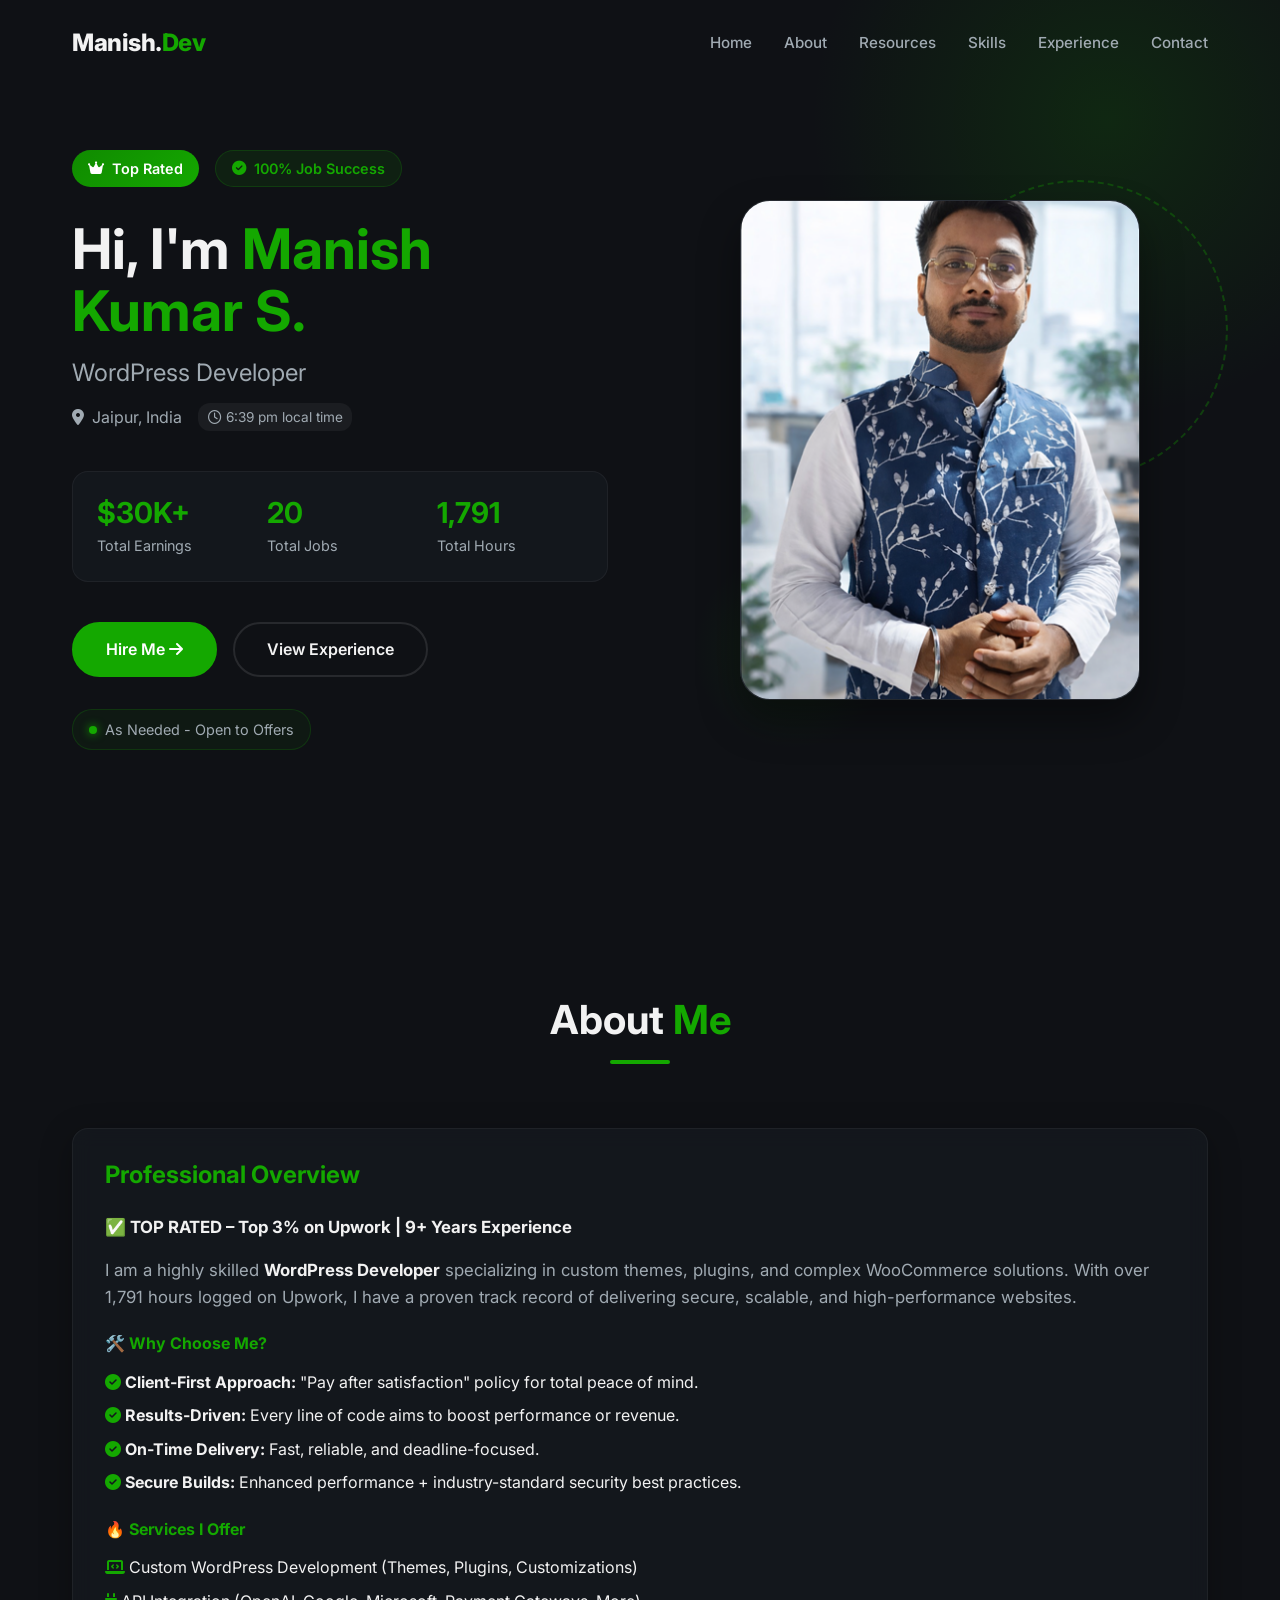
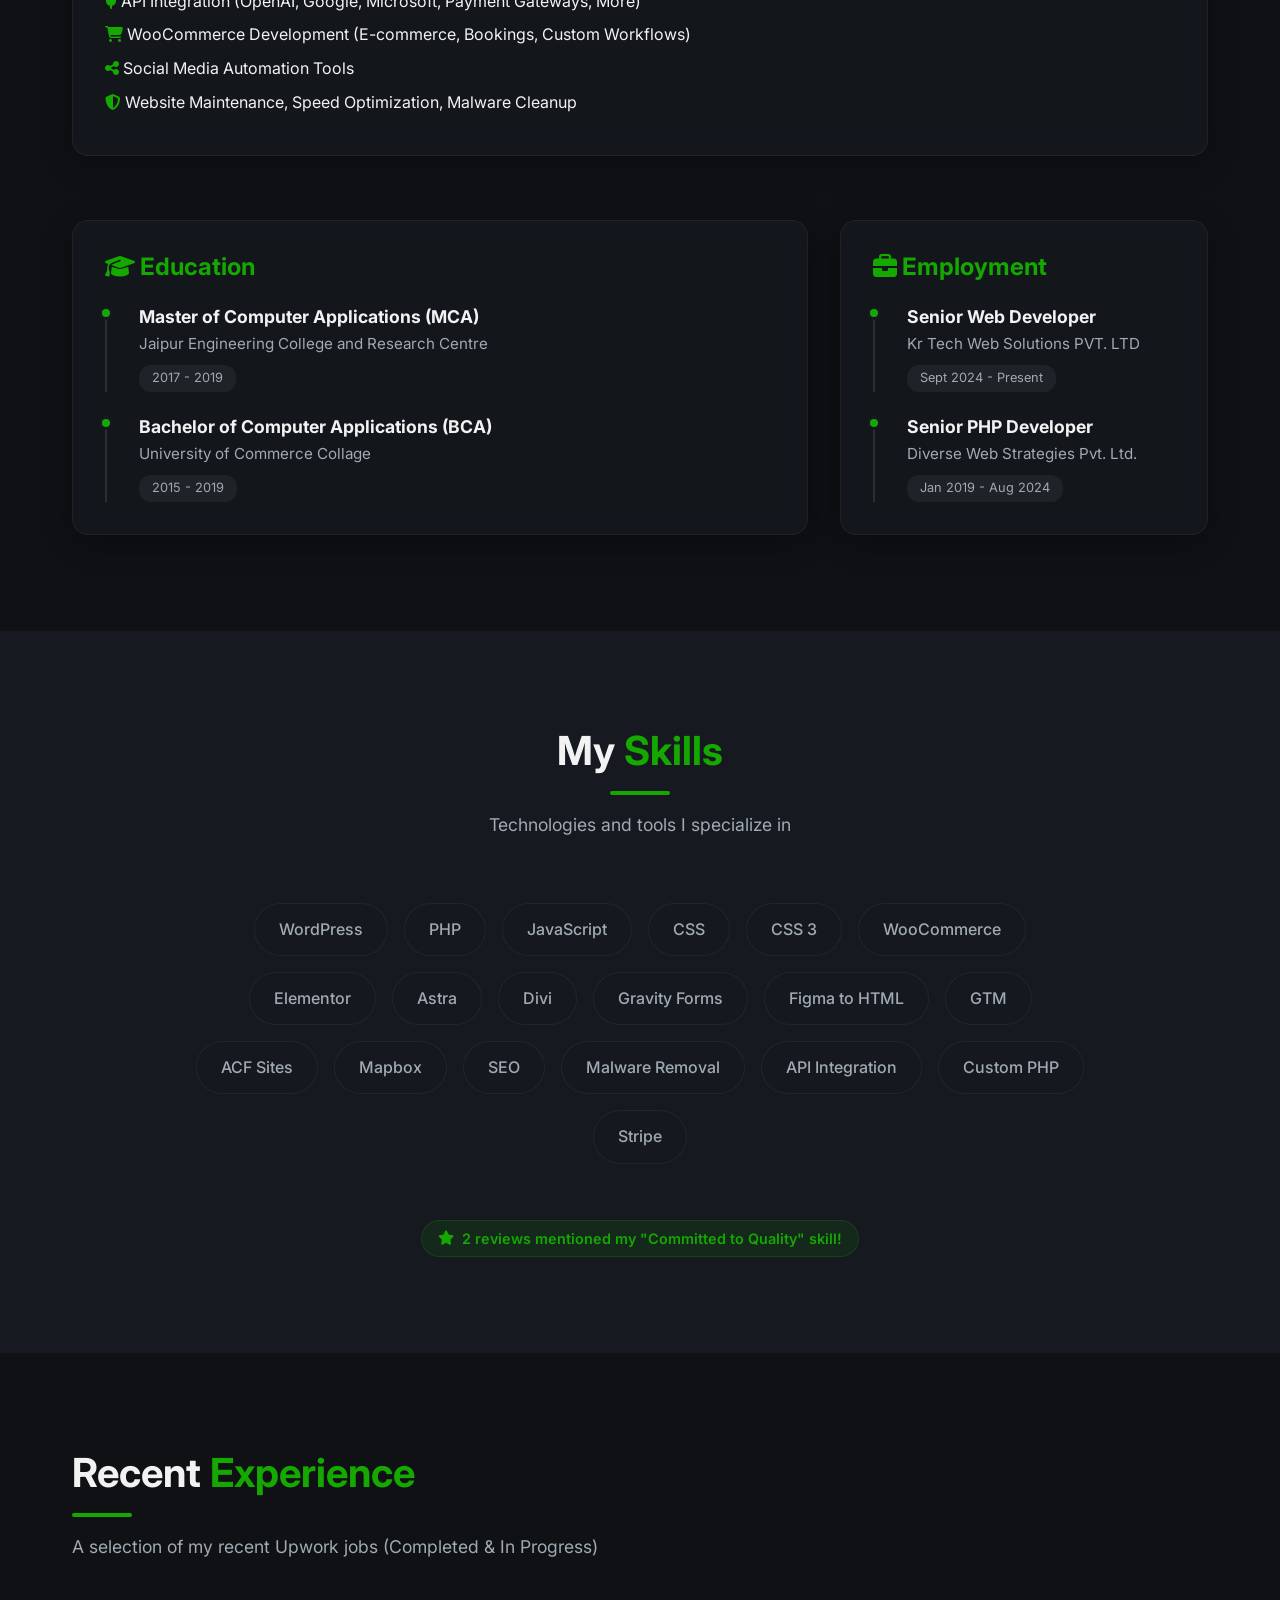
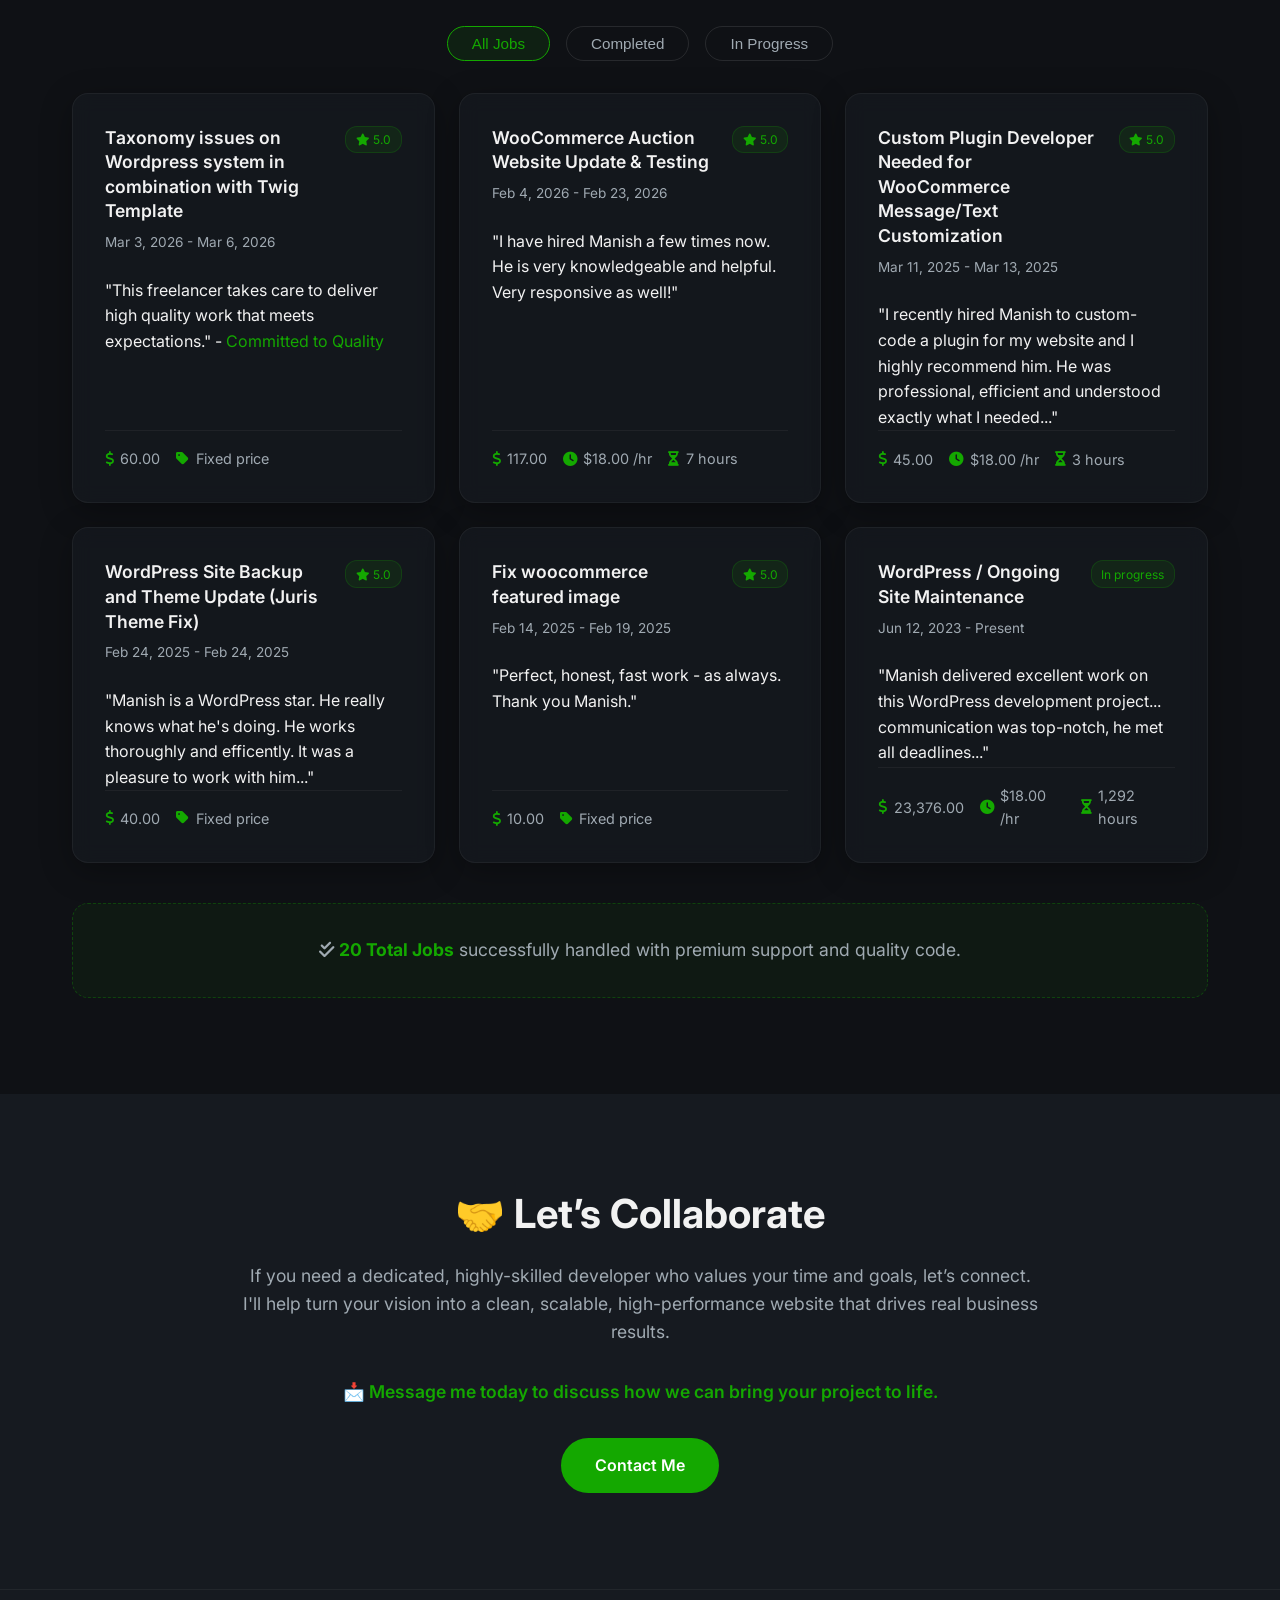
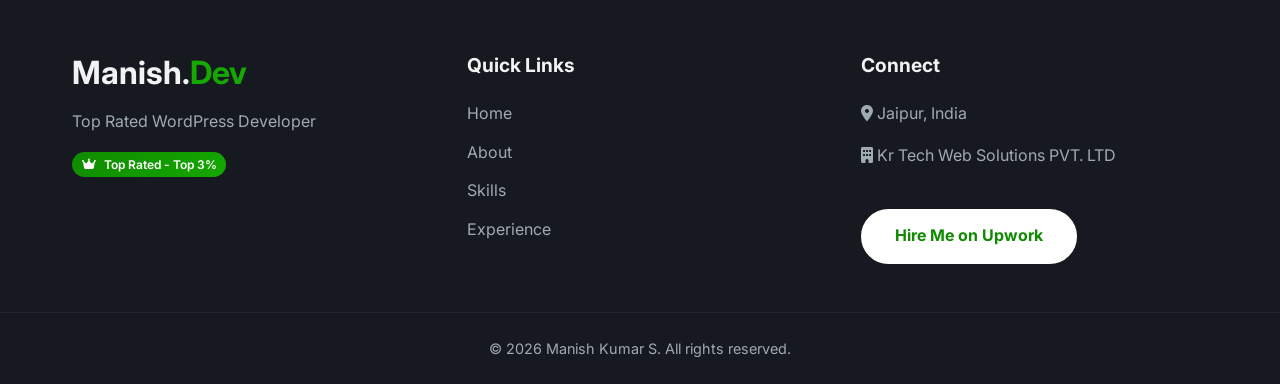
<file: index.html>
<!DOCTYPE html>
<html lang="en">

<head>
    <meta charset="UTF-8">
    <meta name="viewport" content="width=device-width, initial-scale=1.0">
    <title>Manish Kumar S. | Top Rated WordPress Developer</title>
    <!-- SEO Meta Tags -->
    <meta name="description" content="Top Rated WordPress Developer in Jaipur, India with $30K+ earned. Specializing in custom WP themes, WooCommerce, Elementor, and API Integrations.">
    
    <!-- Open Graph / Social Meta Tags -->
    <meta property="og:title" content="Manish Kumar S. | Top Rated WordPress Developer">
    <meta property="og:description" content="Top Rated WordPress Developer in Jaipur, India with $30K+ earned. Specializing in custom WP themes, WooCommerce, Elementor, and API Integrations.">
    <meta property="og:type" content="website">
    <meta property="og:image" content="/profile.png">
    
    <!-- Twitter Meta Tags -->
    <meta name="twitter:card" content="summary_large_image">
    <meta name="twitter:title" content="Manish Kumar S. | Top Rated WordPress Developer">
    <meta name="twitter:description" content="Top Rated WordPress Developer in Jaipur, India with $30K+ earned. Specializing in custom WP themes, WooCommerce, Elementor, and API Integrations.">
    <meta name="twitter:image" content="/profile.png">

    <!-- Favicon -->
    <link rel="icon" type="image/svg+xml" href="data:image/svg+xml,<svg xmlns='http://www.w3.org/2000/svg' viewBox='0 0 100 100'><text y='.9em' font-size='90'>👨‍💻</text></svg>">
    <!-- Preload LCP image -->
    <link rel="preload" as="image" href="profile.png">
    <!-- Google Fonts -->
    <link rel="preconnect" href="https://fonts.googleapis.com">
    <link rel="preconnect" href="https://fonts.gstatic.com" crossorigin>
    <link href="https://fonts.googleapis.com/css2?family=Inter:wght@300;400;500;600;700;800&display=swap"
        rel="stylesheet">
    <!-- Font Awesome for Icons -->
    <link rel="stylesheet" href="https://cdnjs.cloudflare.com/ajax/libs/font-awesome/6.4.0/css/all.min.css">
    <!-- Custom CSS -->
    <link rel="stylesheet" href="style.css">
</head>

<body>
    <!-- Navigation -->
    <nav id="navbar" class="navbar">
        <div class="container nav-container">
            <a href="#" class="logo">Manish.<span>Dev</span></a>
            <ul class="nav-links">
                <li><a href="#hero">Home</a></li>
                <li><a href="#about">About</a></li>
                <li><a href="#resources">Resources</a></li>
                <li><a href="#skills">Skills</a></li>
                <li><a href="#experience">Experience</a></li>
                <li><a href="#contact">Contact</a></li>
            </ul>
            <button class="nav-toggle" id="nav-toggle" aria-label="Toggle Navigation">
                <i class="fas fa-bars"></i>
            </button>
        </div>
    </nav>

    <!-- Hero Section -->
    <header id="hero" class="hero section">
        <div class="container hero-container">
            <div class="hero-content">
                <div class="badges-top">
                    <span class="badge top-rated"><i class="fas fa-crown"></i> Top Rated</span>
                    <span class="badge success"><i class="fas fa-check-circle"></i> 100% Job Success</span>
                </div>
                <h1 class="hero-title">Hi, I'm <span class="highlight">Manish Kumar S.</span></h1>
                <h2 class="hero-subtitle">WordPress Developer</h2>
                <p class="hero-location"><i class="fas fa-map-marker-alt"></i> Jaipur, India <span class="time-badge"><i
                            class="far fa-clock"></i> 6:39 pm local time</span></p>

                <div class="stats-grid">
                    <div class="stat-card">
                        <h3>$30K+</h3>
                        <p>Total Earnings</p>
                    </div>
                    <div class="stat-card">
                        <h3>20</h3>
                        <p>Total Jobs</p>
                    </div>
                    <div class="stat-card">
                        <h3>1,791</h3>
                        <p>Total Hours</p>
                    </div>
                </div>

                <div class="hero-cta">
                    <a href="#contact" class="btn btn-primary">Hire Me <i class="fas fa-arrow-right"></i></a>
                    <a href="#experience" class="btn btn-secondary">View Experience</a>
                </div>
                <div class="availability">
                    <span class="status-dot"></span> As Needed - Open to Offers
                </div>
            </div>
            <div class="hero-image-wrapper">
                <!-- The freelancer photo that matches the UI aesthetic -->
                <div class="profile-placeholder">
                    <img src="profile.png" alt="Manish Kumar S. - Top Rated WordPress Developer" style="width: 100%; height: 100%; object-fit: cover;" fetchpriority="high" loading="eager">
                </div>
                <!-- Decorative elements for the premium feel -->
                <div class="deco-circle circle-1"></div>
                <div class="deco-circle circle-2"></div>
            </div>
        </div>
    </header>

    <main>
    <!-- About Section -->
    <section id="about" class="about section">
        <div class="container">
            <div class="section-header text-center">
                <h2>About <span class="highlight">Me</span></h2>
                <div class="section-line mx-auto"></div>
            </div>
            <div class="about-grid">
                <div class="about-text glass-card" style="grid-column: 1 / -1; margin-bottom: 2rem;">
                    <h3>Professional Overview</h3>
                    <p><strong>✅ TOP RATED – Top 3% on Upwork | 9+ Years Experience</strong></p>
                    <p>I am a highly skilled <strong>WordPress Developer</strong> specializing in custom themes,
                        plugins, and complex WooCommerce solutions. With over 1,791 hours logged on Upwork, I have a
                        proven track record of delivering secure, scalable, and high-performance websites.</p>

                    <h4 class="mt-3" style="color: var(--primary-color);">🛠️ Why Choose Me?</h4>
                    <ul style="list-style-type: none; padding-left: 0; margin-top: 1rem;">
                        <li style="margin-bottom: 0.5rem;"><i class="fas fa-check-circle highlight"></i>
                            <strong>Client-First Approach:</strong> "Pay after satisfaction" policy for total peace of
                            mind.</li>
                        <li style="margin-bottom: 0.5rem;"><i class="fas fa-check-circle highlight"></i>
                            <strong>Results-Driven:</strong> Every line of code aims to boost performance or revenue.
                        </li>
                        <li style="margin-bottom: 0.5rem;"><i class="fas fa-check-circle highlight"></i> <strong>On-Time
                                Delivery:</strong> Fast, reliable, and deadline-focused.</li>
                        <li style="margin-bottom: 0.5rem;"><i class="fas fa-check-circle highlight"></i> <strong>Secure
                                Builds:</strong> Enhanced performance + industry-standard security best practices.</li>
                    </ul>

                    <h4 class="mt-3" style="color: var(--primary-color);">🔥 Services I Offer</h4>
                    <ul style="list-style-type: none; padding-left: 0; margin-top: 1rem;">
                        <li style="margin-bottom: 0.5rem;"><i class="fas fa-laptop-code highlight"></i> Custom WordPress
                            Development (Themes, Plugins, Customizations)</li>
                        <li style="margin-bottom: 0.5rem;"><i class="fas fa-plug highlight"></i> API Integration
                            (OpenAI, Google, Microsoft, Payment Gateways, More)</li>
                        <li style="margin-bottom: 0.5rem;"><i class="fas fa-shopping-cart highlight"></i> WooCommerce
                            Development (E-commerce, Bookings, Custom Workflows)</li>
                        <li style="margin-bottom: 0.5rem;"><i class="fas fa-share-alt highlight"></i> Social Media
                            Automation Tools</li>
                        <li style="margin-bottom: 0.5rem;"><i class="fas fa-shield-alt highlight"></i> Website
                            Maintenance, Speed Optimization, Malware Cleanup</li>
                    </ul>
                </div>

                <div class="about-education glass-card">
                    <h3><i class="fas fa-graduation-cap"></i> Education</h3>
                    <div class="timeline-item">
                        <div class="timeline-dot"></div>
                        <h4 class="edu-degree">Master of Computer Applications (MCA)</h4>
                        <p class="edu-school">Jaipur Engineering College and Research Centre</p>
                        <span class="edu-date">2017 - 2019</span>
                    </div>
                    <div class="timeline-item mt-3">
                        <div class="timeline-dot"></div>
                        <h4 class="edu-degree">Bachelor of Computer Applications (BCA)</h4>
                        <p class="edu-school">University of Commerce Collage</p>
                        <span class="edu-date">2015 - 2019</span>
                    </div>
                </div>

                <div class="about-education glass-card">
                    <h3><i class="fas fa-briefcase"></i> Employment</h3>
                    <div class="timeline-item">
                        <div class="timeline-dot"></div>
                        <h4 class="edu-degree">Senior Web Developer</h4>
                        <p class="edu-school">Kr Tech Web Solutions PVT. LTD</p>
                        <span class="edu-date">Sept 2024 - Present</span>
                    </div>
                    <div class="timeline-item mt-3">
                        <div class="timeline-dot"></div>
                        <h4 class="edu-degree">Senior PHP Developer</h4>
                        <p class="edu-school">Diverse Web Strategies Pvt. Ltd.</p>
                        <span class="edu-date">Jan 2019 - Aug 2024</span>
                    </div>
                </div>
            </div>
        </div>
    </section>

    <!-- Skills Section -->
    <section id="skills" class="skills section bg-alt">
        <div class="container">
            <div class="section-header text-center">
                <h2>My <span class="highlight">Skills</span></h2>
                <div class="section-line mx-auto"></div>
                <p class="section-subtitle">Technologies and tools I specialize in</p>
            </div>
            <div class="skills-container">
                <span class="skill-tag">WordPress</span>
                <span class="skill-tag">PHP</span>
                <span class="skill-tag">JavaScript</span>
                <span class="skill-tag">CSS</span>
                <span class="skill-tag">CSS 3</span>
                <span class="skill-tag">WooCommerce</span>
                <span class="skill-tag">Elementor</span>
                <span class="skill-tag">Astra</span>
                <span class="skill-tag">Divi</span>
                <span class="skill-tag">Gravity Forms</span>
                <span class="skill-tag">Figma to HTML</span>
                <span class="skill-tag">GTM</span>
                <span class="skill-tag">ACF Sites</span>
                <span class="skill-tag">Mapbox</span>
                <span class="skill-tag">SEO</span>
                <span class="skill-tag">Malware Removal</span>
                <span class="skill-tag">API Integration</span>
                <span class="skill-tag">Custom PHP</span>
                <span class="skill-tag">Stripe</span>
            </div>

            <div class="text-center mt-3">
                <div class="badge success" style="margin-top: 2rem;">
                    <i class="fas fa-star"></i> 2 reviews mentioned my "Committed to Quality" skill!
                </div>
            </div>
        </div>
    </section>

    <!-- Experience / Work History Section -->
    <section id="experience" class="experience section">
        <div class="container">
            <div class="section-header">
                <h2>Recent <span class="highlight">Experience</span></h2>
                <div class="section-line"></div>
                <p class="section-subtitle">A selection of my recent Upwork jobs (Completed & In Progress)</p>
            </div>
            
            <div class="experience-filters text-center" style="margin-bottom: 2rem;">
                <button class="filter-btn active" data-filter="all">All Jobs</button>
                <button class="filter-btn" data-filter="completed">Completed</button>
                <button class="filter-btn" data-filter="in-progress">In Progress</button>
            </div>

            <div class="experience-list">
                <!-- Job 1 -->
                <div class="job-card glass-card" data-status="completed">
                    <div class="job-header">
                        <h3 class="job-title">Taxonomy issues on Wordpress system in combination with Twig Template</h3>
                        <span class="job-status success"><i class="fas fa-star"></i> 5.0</span>
                    </div>
                    <p class="job-date">Mar 3, 2026 - Mar 6, 2026</p>
                    <p class="job-desc">"This freelancer takes care to deliver high quality work that meets
                        expectations." - <span class="highlight">Committed to Quality</span></p>
                    <div class="job-details">
                        <span class="detail-item"><i class="fas fa-dollar-sign"></i> 60.00</span>
                        <span class="detail-item"><i class="fas fa-tag"></i> Fixed price</span>
                    </div>
                </div>

                <!-- Job 2 -->
                <div class="job-card glass-card" data-status="completed">
                    <div class="job-header">
                        <h3 class="job-title">WooCommerce Auction Website Update & Testing</h3>
                        <span class="job-status success"><i class="fas fa-star"></i> 5.0</span>
                    </div>
                    <p class="job-date">Feb 4, 2026 - Feb 23, 2026</p>
                    <p class="job-desc">"I have hired Manish a few times now. He is very knowledgeable and helpful. Very
                        responsive as well!"</p>
                    <div class="job-details">
                        <span class="detail-item"><i class="fas fa-dollar-sign"></i> 117.00</span>
                        <span class="detail-item"><i class="fas fa-clock"></i> $18.00 /hr</span>
                        <span class="detail-item"><i class="fas fa-hourglass-half"></i> 7 hours</span>
                    </div>
                </div>

                <!-- Job 3 -->
                <div class="job-card glass-card" data-status="completed">
                    <div class="job-header">
                        <h3 class="job-title">Custom Plugin Developer Needed for WooCommerce Message/Text Customization
                        </h3>
                        <span class="job-status success"><i class="fas fa-star"></i> 5.0</span>
                    </div>
                    <p class="job-date">Mar 11, 2025 - Mar 13, 2025</p>
                    <p class="job-desc">"I recently hired Manish to custom-code a plugin for my website and I highly
                        recommend him. He was professional, efficient and understood exactly what I needed..."</p>
                    <div class="job-details">
                        <span class="detail-item"><i class="fas fa-dollar-sign"></i> 45.00</span>
                        <span class="detail-item"><i class="fas fa-clock"></i> $18.00 /hr</span>
                        <span class="detail-item"><i class="fas fa-hourglass-half"></i> 3 hours</span>
                    </div>
                </div>

                <!-- Job 4 -->
                <div class="job-card glass-card" data-status="completed">
                    <div class="job-header">
                        <h3 class="job-title">WordPress Site Backup and Theme Update (Juris Theme Fix)</h3>
                        <span class="job-status success"><i class="fas fa-star"></i> 5.0</span>
                    </div>
                    <p class="job-date">Feb 24, 2025 - Feb 24, 2025</p>
                    <p class="job-desc">"Manish is a WordPress star. He really knows what he's doing. He works
                        thoroughly and efficently. It was a pleasure to work with him..."</p>
                    <div class="job-details">
                        <span class="detail-item"><i class="fas fa-dollar-sign"></i> 40.00</span>
                        <span class="detail-item"><i class="fas fa-tag"></i> Fixed price</span>
                    </div>
                </div>

                <!-- Job 5 -->
                <div class="job-card glass-card" data-status="completed">
                    <div class="job-header">
                        <h3 class="job-title">Fix woocommerce featured image</h3>
                        <span class="job-status success"><i class="fas fa-star"></i> 5.0</span>
                    </div>
                    <p class="job-date">Feb 14, 2025 - Feb 19, 2025</p>
                    <p class="job-desc">"Perfect, honest, fast work - as always. Thank you Manish."</p>
                    <div class="job-details">
                        <span class="detail-item"><i class="fas fa-dollar-sign"></i> 10.00</span>
                        <span class="detail-item"><i class="fas fa-tag"></i> Fixed price</span>
                    </div>
                </div>

                <!-- Job 6 -->
                <div class="job-card glass-card" data-status="in-progress">
                    <div class="job-header">
                        <h3 class="job-title">WordPress / Ongoing Site Maintenance</h3>
                        <span class="job-status in-progress">In progress</span>
                    </div>
                    <p class="job-date">Jun 12, 2023 - Present</p>
                    <p class="job-desc">"Manish delivered excellent work on this WordPress development project...
                        communication was top-notch, he met all deadlines..."</p>
                    <div class="job-details">
                        <span class="detail-item"><i class="fas fa-dollar-sign"></i> 23,376.00</span>
                        <span class="detail-item"><i class="fas fa-clock"></i> $18.00 /hr</span>
                        <span class="detail-item"><i class="fas fa-hourglass-half"></i> 1,292 hours</span>
                    </div>
                </div>

                <div class="completed-jobs-note">
                    <p><i class="fas fa-check-double"></i> <strong>20 Total Jobs</strong> successfully handled with
                        premium support and quality code.</p>
                </div>
            </div>
        </div>
    </section>

    <!-- CTA / Conclusion Section -->
    <section class="section bg-alt">
        <div class="container text-center">
            <h2 style="font-size: 2.5rem; margin-bottom: 1.5rem;">🤝 Let’s Collaborate</h2>
            <p style="font-size: 1.1rem; color: var(--text-secondary); max-width: 800px; margin: 0 auto 2rem;">If you
                need a dedicated, highly-skilled developer who values your time and goals, let’s connect. I'll help turn
                your vision into a clean, scalable, high-performance website that drives real business results.</p>
            <p style="font-size: 1.1rem; color: var(--primary-color); font-weight: 600; margin-bottom: 2rem;">📩 Message
                me today to discuss how we can bring your project to life.</p>
            <a href="#contact" class="btn btn-primary btn-lg">Contact Me</a>
        </div>
    </section>
    </main>

    <!-- Footer -->
    <footer id="contact" class="footer">
        <div class="container footer-container">
            <div class="footer-brand">
                <h2>Manish.<span>Dev</span></h2>
                <p>Top Rated WordPress Developer</p>
                <div class="badges-footer mt-2">
                    <span class="badge top-rated-sm"><i class="fas fa-crown"></i> Top Rated - Top 3%</span>
                </div>
            </div>
            <div class="footer-links">
                <h3>Quick Links</h3>
                <ul>
                    <li><a href="#hero">Home</a></li>
                    <li><a href="#about">About</a></li>
                    <li><a href="#skills">Skills</a></li>
                    <li><a href="#experience">Experience</a></li>
                </ul>
            </div>
            <div class="footer-contact">
                <h3>Connect</h3>
                <p><i class="fas fa-map-marker-alt"></i> Jaipur, India</p>
                <p><i class="fas fa-building"></i> Kr Tech Web Solutions PVT. LTD</p>
                <a href="https://www.upwork.com/freelancers/manishkumars" target="_blank" rel="noopener noreferrer" class="btn mt-3" style="background-color:#fff;color:#108a00;border:2px solid #fff;font-weight:700;">Hire Me on Upwork</a>
            </div>
        </div>
        <div class="footer-bottom">
            <div class="container text-center">
                <p>&copy; 2026 Manish Kumar S. All rights reserved.</p>
            </div>
        </div>
    </footer>

    <!-- Custom JS -->
    <script src="script.js"></script>
</body>

</html>
</file>
<file: style.css>
/* CSS Custom Properties */
:root {
    /* Upwork-inspired color palette */
    --primary-color: #14a800; /* Upwork Green */
    --primary-dark: #108a00;
    --seconday-color: #f2f7f2;
    --bg-color: #0f1115; /* Slate dark background */
    --bg-alt: #161a20; /* Slightly lighter card background */
    --text-primary: #f2f2f2;
    --text-secondary: #a0aab2;
    --border-color: rgba(255, 255, 255, 0.1);
    
    /* Typography */
    --font-main: 'Inter', sans-serif;
    
    /* Effects */
    --transition: all 0.3s ease;
    --glass-bg: rgba(22, 26, 32, 0.7);
    --glass-border: 1px solid rgba(255, 255, 255, 0.05);
    --box-shadow: 0 8px 32px 0 rgba(0, 0, 0, 0.3);
}

/* Base Styles */
* {
    margin: 0;
    padding: 0;
    box-sizing: border-box;
}

html {
    scroll-behavior: smooth;
}

body {
    font-family: var(--font-main);
    background-color: var(--bg-color);
    color: var(--text-primary);
    line-height: 1.6;
    overflow-x: hidden;
}

a {
    text-decoration: none;
    color: inherit;
}

ul {
    list-style: none;
}

.container {
    max-width: 1200px;
    margin: 0 auto;
    padding: 0 2rem;
}

.section {
    padding: 6rem 0;
}

.bg-alt {
    background-color: var(--bg-alt);
}

.highlight {
    color: var(--primary-color);
}

.text-center {
    text-align: center;
}

.mx-auto {
    margin-left: auto;
    margin-right: auto;
}

.mt-2 { margin-top: 1rem; }
.mt-3 { margin-top: 1.5rem; }

/* Typography */
h1, h2, h3, h4, h5 {
    font-weight: 700;
    line-height: 1.2;
}

.section-header {
    margin-bottom: 4rem;
}

.section-header h2 {
    font-size: 2.5rem;
    margin-bottom: 1rem;
}

.section-line {
    width: 60px;
    height: 4px;
    background: var(--primary-color);
    border-radius: 2px;
    margin-bottom: 1rem;
}

.section-subtitle {
    color: var(--text-secondary);
    font-size: 1.1rem;
}

/* Buttons */
.btn {
    display: inline-block;
    padding: 0.8rem 2rem;
    border-radius: 30px;
    font-weight: 600;
    transition: var(--transition);
    cursor: pointer;
    text-align: center;
}

.btn-primary {
    background-color: var(--primary-color);
    color: white;
    border: 2px solid var(--primary-color);
}

.btn-primary:hover {
    background-color: var(--primary-dark);
    border-color: var(--primary-dark);
    transform: translateY(-2px);
    box-shadow: 0 5px 15px rgba(20, 168, 0, 0.3);
}

.btn-secondary {
    background-color: transparent;
    color: var(--text-primary);
    border: 2px solid var(--border-color);
}

.btn-secondary:hover {
    border-color: var(--text-primary);
    transform: translateY(-2px);
}

/* Glass Card */
.glass-card {
    background: var(--glass-bg);
    backdrop-filter: blur(10px);
    -webkit-backdrop-filter: blur(10px);
    border: var(--glass-border);
    border-radius: 16px;
    padding: 2rem;
    box-shadow: var(--box-shadow);
    transition: var(--transition);
}

.glass-card:hover {
    transform: translateY(-5px);
    border-color: rgba(255, 255, 255, 0.15);
}

/* Badges */
.badge {
    display: inline-flex;
    align-items: center;
    gap: 0.5rem;
    padding: 0.4rem 1rem;
    border-radius: 20px;
    font-size: 0.9rem;
    font-weight: 600;
}

.top-rated {
    background: linear-gradient(135deg, #108a00, #14a800);
    color: white;
}

.top-rated-sm {
    background: linear-gradient(135deg, #108a00, #14a800);
    color: white;
    font-size: 0.75rem;
    padding: 0.2rem 0.6rem;
}

.success {
    background: rgba(20, 168, 0, 0.1);
    color: var(--primary-color);
    border: 1px solid rgba(20, 168, 0, 0.2);
}

/* Navbar */
.navbar {
    position: fixed;
    top: 0;
    left: 0;
    width: 100%;
    padding: 1.5rem 0;
    z-index: 1000;
    transition: var(--transition);
    background: transparent;
}

.navbar.scrolled {
    background: rgba(15, 17, 21, 0.95);
    backdrop-filter: blur(10px);
    padding: 1rem 0;
    border-bottom: 1px solid rgba(255, 255, 255, 0.05);
}

.nav-container {
    display: flex;
    justify-content: space-between;
    align-items: center;
}

.logo {
    font-size: 1.5rem;
    font-weight: 800;
    letter-spacing: -0.5px;
}

.logo span {
    color: var(--primary-color);
}

.nav-links {
    display: flex;
    gap: 2rem;
}

.nav-links li a {
    font-size: 0.95rem;
    font-weight: 500;
    color: var(--text-secondary);
    transition: var(--transition);
    position: relative;
}

.nav-links li a:hover {
    color: var(--text-primary);
}

.nav-links li a::after {
    content: '';
    position: absolute;
    bottom: -5px;
    left: 0;
    width: 0;
    height: 2px;
    background: var(--primary-color);
    transition: var(--transition);
}

.nav-links li a:hover::after {
    width: 100%;
}

.nav-toggle {
    display: none;
    background: transparent;
    border: none;
    color: var(--text-primary);
    font-size: 1.5rem;
    cursor: pointer;
}

/* Hero Section */
.hero {
    min-height: 100vh;
    display: flex;
    align-items: center;
    padding-top: 6rem;
    position: relative;
    overflow: hidden;
}

.hero::before {
    content: '';
    position: absolute;
    top: -20%;
    right: -10%;
    width: 600px;
    height: 600px;
    background: radial-gradient(circle, rgba(20,168,0,0.15) 0%, rgba(15,17,21,0) 70%);
    border-radius: 50%;
    z-index: -1;
}

.hero-container {
    display: grid;
    grid-template-columns: 1fr 1fr;
    gap: 4rem;
    align-items: center;
}

.badges-top {
    display: flex;
    gap: 1rem;
    margin-bottom: 2rem;
    flex-wrap: wrap;
}

.hero-title {
    font-size: 3.5rem;
    margin-bottom: 1rem;
    line-height: 1.1;
}

.hero-subtitle {
    font-size: 1.5rem;
    color: var(--text-secondary);
    font-weight: 400;
    margin-bottom: 1rem;
}

.hero-location {
    font-size: 1rem;
    color: var(--text-secondary);
    margin-bottom: 2.5rem;
    display: flex;
    align-items: center;
    gap: 0.5rem;
}

.time-badge {
    background: rgba(255, 255, 255, 0.05);
    padding: 0.2rem 0.6rem;
    border-radius: 12px;
    font-size: 0.85rem;
    margin-left: 0.5rem;
}

.stats-grid {
    display: grid;
    grid-template-columns: repeat(3, 1fr);
    gap: 1.5rem;
    margin-bottom: 2.5rem;
    background: var(--glass-bg);
    padding: 1.5rem;
    border-radius: 16px;
    border: var(--glass-border);
}

.stat-card h3 {
    font-size: 1.8rem;
    color: var(--primary-color);
    margin-bottom: 0.2rem;
}

.stat-card p {
    font-size: 0.9rem;
    color: var(--text-secondary);
}

.hero-cta {
    display: flex;
    gap: 1rem;
    margin-bottom: 2rem;
}

.availability {
    display: inline-flex;
    align-items: center;
    gap: 0.5rem;
    font-size: 0.9rem;
    color: var(--text-secondary);
    padding: 0.5rem 1rem;
    background: rgba(20, 168, 0, 0.05);
    border-radius: 20px;
    border: 1px solid rgba(20, 168, 0, 0.2);
}

.status-dot {
    width: 8px;
    height: 8px;
    background: var(--primary-color);
    border-radius: 50%;
    box-shadow: 0 0 10px var(--primary-color);
    animation: pulse 2s infinite;
}

@keyframes pulse {
    0% { transform: scale(0.95); opacity: 0.7; }
    70% { transform: scale(1); opacity: 1; }
    100% { transform: scale(0.95); opacity: 0.7; }
}

.hero-image-wrapper {
    position: relative;
    display: flex;
    justify-content: center;
    align-items: center;
}

.profile-placeholder {
    width: 400px;
    height: 500px;
    background: linear-gradient(to bottom right, var(--bg-alt), #20262e);
    border-radius: 30px;
    border: 1px solid rgba(255, 255, 255, 0.05);
    display: flex;
    justify-content: center;
    align-items: center;
    font-size: 8rem;
    color: rgba(255, 255, 255, 0.1);
    box-shadow: 0 20px 40px rgba(0,0,0,0.4);
    position: relative;
    z-index: 2;
    overflow: hidden;
}

.profile-placeholder::after {
    content: '';
    position: absolute;
    top: 0;
    left: 0;
    width: 50%;
    height: 100%;
    background: linear-gradient(to right, transparent, rgba(255,255,255,0.03), transparent);
    transform: translateX(-200%) skewX(-20deg);
    animation: shine 5s infinite;
    will-change: transform;
}

@keyframes shine {
    0% { transform: translateX(-200%) skewX(-20deg); }
    20% { transform: translateX(400%) skewX(-20deg); }
    100% { transform: translateX(400%) skewX(-20deg); }
}

.deco-circle {
    position: absolute;
    border-radius: 50%;
    z-index: 1;
}

.circle-1 {
    width: 300px;
    height: 300px;
    border: 2px dashed rgba(20, 168, 0, 0.3);
    top: -20px;
    right: -20px;
    animation: rotate 20s linear infinite;
}

.circle-2 {
    width: 200px;
    height: 200px;
    background: radial-gradient(circle, rgba(20, 168, 0, 0.1) 0%, transparent 70%);
    bottom: -50px;
    left: 20px;
}

@keyframes rotate {
    0% { transform: rotate(0deg); }
    100% { transform: rotate(360deg); }
}

/* About Section */
.about-grid {
    display: grid;
    grid-template-columns: 2fr 1fr;
    gap: 2rem;
}

.about-text h3, .about-education h3 {
    font-size: 1.5rem;
    margin-bottom: 1.5rem;
    color: var(--primary-color);
}

.about-text p {
    margin-bottom: 1rem;
    font-size: 1.05rem;
    color: var(--text-secondary);
}

.about-text strong {
    color: var(--text-primary);
}

.timeline-item {
    position: relative;
    padding-left: 2rem;
    border-left: 2px solid rgba(255, 255, 255, 0.1);
}

.timeline-dot {
    position: absolute;
    left: -8px;
    top: 0;
    width: 14px;
    height: 14px;
    background: var(--primary-color);
    border-radius: 50%;
    border: 3px solid var(--bg-alt);
}

.edu-degree {
    font-size: 1.1rem;
    margin-bottom: 0.3rem;
}

.edu-school {
    color: var(--text-secondary);
    font-size: 0.95rem;
    margin-bottom: 0.5rem;
}

.edu-date {
    display: inline-block;
    padding: 0.2rem 0.8rem;
    background: rgba(255, 255, 255, 0.05);
    border-radius: 12px;
    font-size: 0.8rem;
    color: var(--text-secondary);
}

/* Skills Section */
.skills-container {
    display: flex;
    flex-wrap: wrap;
    justify-content: center;
    gap: 1rem;
    max-width: 900px;
    margin: 0 auto;
}

.skill-tag {
    padding: 0.8rem 1.5rem;
    background: var(--glass-bg);
    border: var(--glass-border);
    border-radius: 30px;
    font-size: 1rem;
    font-weight: 500;
    color: var(--text-secondary);
    transition: var(--transition);
    cursor: default;
}

.skill-tag:hover {
    color: var(--primary-color);
    border-color: var(--primary-color);
    transform: translateY(-3px);
    box-shadow: 0 5px 15px rgba(20, 168, 0, 0.1);
}

/* Experience Section */
.experience-filters {
    display: flex;
    justify-content: center;
    flex-wrap: wrap;
    gap: 1rem;
    margin-bottom: 2rem;
}

.filter-btn {
    background: transparent;
    border: 1px solid var(--border-color);
    color: var(--text-secondary);
    padding: 0.5rem 1.5rem;
    border-radius: 20px;
    font-size: 0.95rem;
    font-weight: 500;
    cursor: pointer;
    transition: var(--transition);
}

.filter-btn:hover, .filter-btn.active {
    background: rgba(20, 168, 0, 0.1);
    border-color: var(--primary-color);
    color: var(--primary-color);
}

.experience-list {
    display: grid;
    grid-template-columns: repeat(auto-fit, minmax(350px, 1fr));
    gap: 1.5rem;
}

.job-card {
    display: flex;
    flex-direction: column;
}

.job-header {
    display: flex;
    justify-content: space-between;
    align-items: flex-start;
    gap: 1rem;
    margin-bottom: 0.5rem;
}

.job-title {
    font-size: 1.1rem;
    font-weight: 600;
    line-height: 1.4;
}

.job-status {
    font-size: 0.75rem;
    padding: 0.2rem 0.6rem;
    border-radius: 12px;
    white-space: nowrap;
}

.job-status.in-progress {
    background: rgba(20, 168, 0, 0.1);
    color: var(--primary-color);
    border: 1px solid rgba(20, 168, 0, 0.2);
}

.job-date {
    font-size: 0.85rem;
    color: var(--text-secondary);
    margin-bottom: 1.5rem;
}

.job-details {
    margin-top: auto;
    display: flex;
    gap: 1rem;
    padding-top: 1rem;
    border-top: 1px solid rgba(255, 255, 255, 0.05);
}

.detail-item {
    font-size: 0.9rem;
    color: var(--text-secondary);
    display: flex;
    align-items: center;
    gap: 0.4rem;
}

.detail-item i {
    color: var(--primary-color);
}

.completed-jobs-note {
    grid-column: 1 / -1;
    text-align: center;
    padding: 2rem;
    background: rgba(20, 168, 0, 0.05);
    border-radius: 16px;
    border: 1px dashed rgba(20, 168, 0, 0.3);
    margin-top: 1rem;
}

.completed-jobs-note p {
    font-size: 1.1rem;
    color: var(--text-secondary);
}

.completed-jobs-note strong {
    color: var(--primary-color);
}

/* Portfolio Section */
.portfolio-grid {
    display: grid;
    grid-template-columns: repeat(auto-fit, minmax(300px, 1fr));
    gap: 2rem;
}

.portfolio-card {
    padding: 0;
    overflow: hidden;
    display: flex;
    flex-direction: column;
}

.portfolio-img {
    height: 200px;
    background: #1a1f26;
    display: flex;
    justify-content: center;
    align-items: center;
    font-size: 4rem;
    color: rgba(255, 255, 255, 0.05);
    border-bottom: 1px solid rgba(255, 255, 255, 0.05);
    transition: var(--transition);
}

.portfolio-card:hover .portfolio-img {
    background: #20262e;
    color: rgba(20, 168, 0, 0.2);
}

.portfolio-info {
    padding: 2rem;
}

.portfolio-info h3 {
    font-size: 1.2rem;
    margin-bottom: 1rem;
    transition: var(--transition);
}

.portfolio-card:hover .portfolio-info h3 {
    color: var(--primary-color);
}

.portfolio-info p {
    color: var(--text-secondary);
    font-size: 0.95rem;
}

/* Footer */
.footer {
    background: var(--bg-alt);
    padding: 4rem 0 0 0;
    border-top: 1px solid rgba(255, 255, 255, 0.05);
}

.footer-container {
    display: grid;
    grid-template-columns: repeat(auto-fit, minmax(250px, 1fr));
    gap: 3rem;
    margin-bottom: 3rem;
}

.footer-brand h2 {
    font-size: 2rem;
    margin-bottom: 1rem;
}

.footer-brand h2 span {
    color: var(--primary-color);
}

.footer-brand p {
    color: var(--text-secondary);
}

.footer-links h3, .footer-contact h3 {
    font-size: 1.2rem;
    margin-bottom: 1.5rem;
    color: var(--text-primary);
}

.footer-links ul li {
    margin-bottom: 0.8rem;
}

.footer-links ul li a {
    color: var(--text-secondary);
    transition: var(--transition);
}

.footer-links ul li a:hover {
    color: var(--primary-color);
    padding-left: 5px;
}

.footer-contact p {
    color: var(--text-secondary);
    margin-bottom: 1rem;
}

.footer-bottom {
    border-top: 1px solid rgba(255, 255, 255, 0.05);
    padding: 1.5rem 0;
    color: var(--text-secondary);
    font-size: 0.9rem;
}

/* Scroll Animation Classes */
.fade-in {
    opacity: 0;
    transform: translateY(30px);
    transition: opacity 0.8s ease, transform 0.8s ease;
}

.fade-in.appear {
    opacity: 1;
    transform: translateY(0);
}

/* Responsive Design */
@media (max-width: 992px) {
    .hero-container {
        grid-template-columns: 1fr;
        text-align: center;
    }

    .hero-location {
        justify-content: center;
    }

    .hero-cta {
        justify-content: center;
    }

    .badges-top {
        justify-content: center;
    }

    .hero-image-wrapper {
        order: -1;
    }

    .profile-placeholder {
        width: 300px;
        height: 380px;
    }

    .about-grid {
        grid-template-columns: 1fr;
    }
}

@media (max-width: 768px) {
    .nav-toggle {
        display: block;
    }

    .nav-links {
        position: absolute;
        top: 100%;
        left: 0;
        width: 100%;
        background: var(--bg-alt);
        flex-direction: column;
        gap: 0;
        text-align: center;
        max-height: 0;
        overflow: hidden;
        transition: max-height 0.3s ease;
        border-bottom: 1px solid rgba(255, 255, 255, 0.05);
    }

    .nav-links.active {
        max-height: 300px;
    }

    .nav-links li {
        padding: 1rem 0;
        border-top: 1px solid rgba(255, 255, 255, 0.02);
    }

    .stats-grid {
        grid-template-columns: 1fr;
        gap: 1rem;
    }

    .hero-title {
        font-size: 2.5rem;
    }

    .section {
        padding: 4rem 0;
    }
}
</file>
